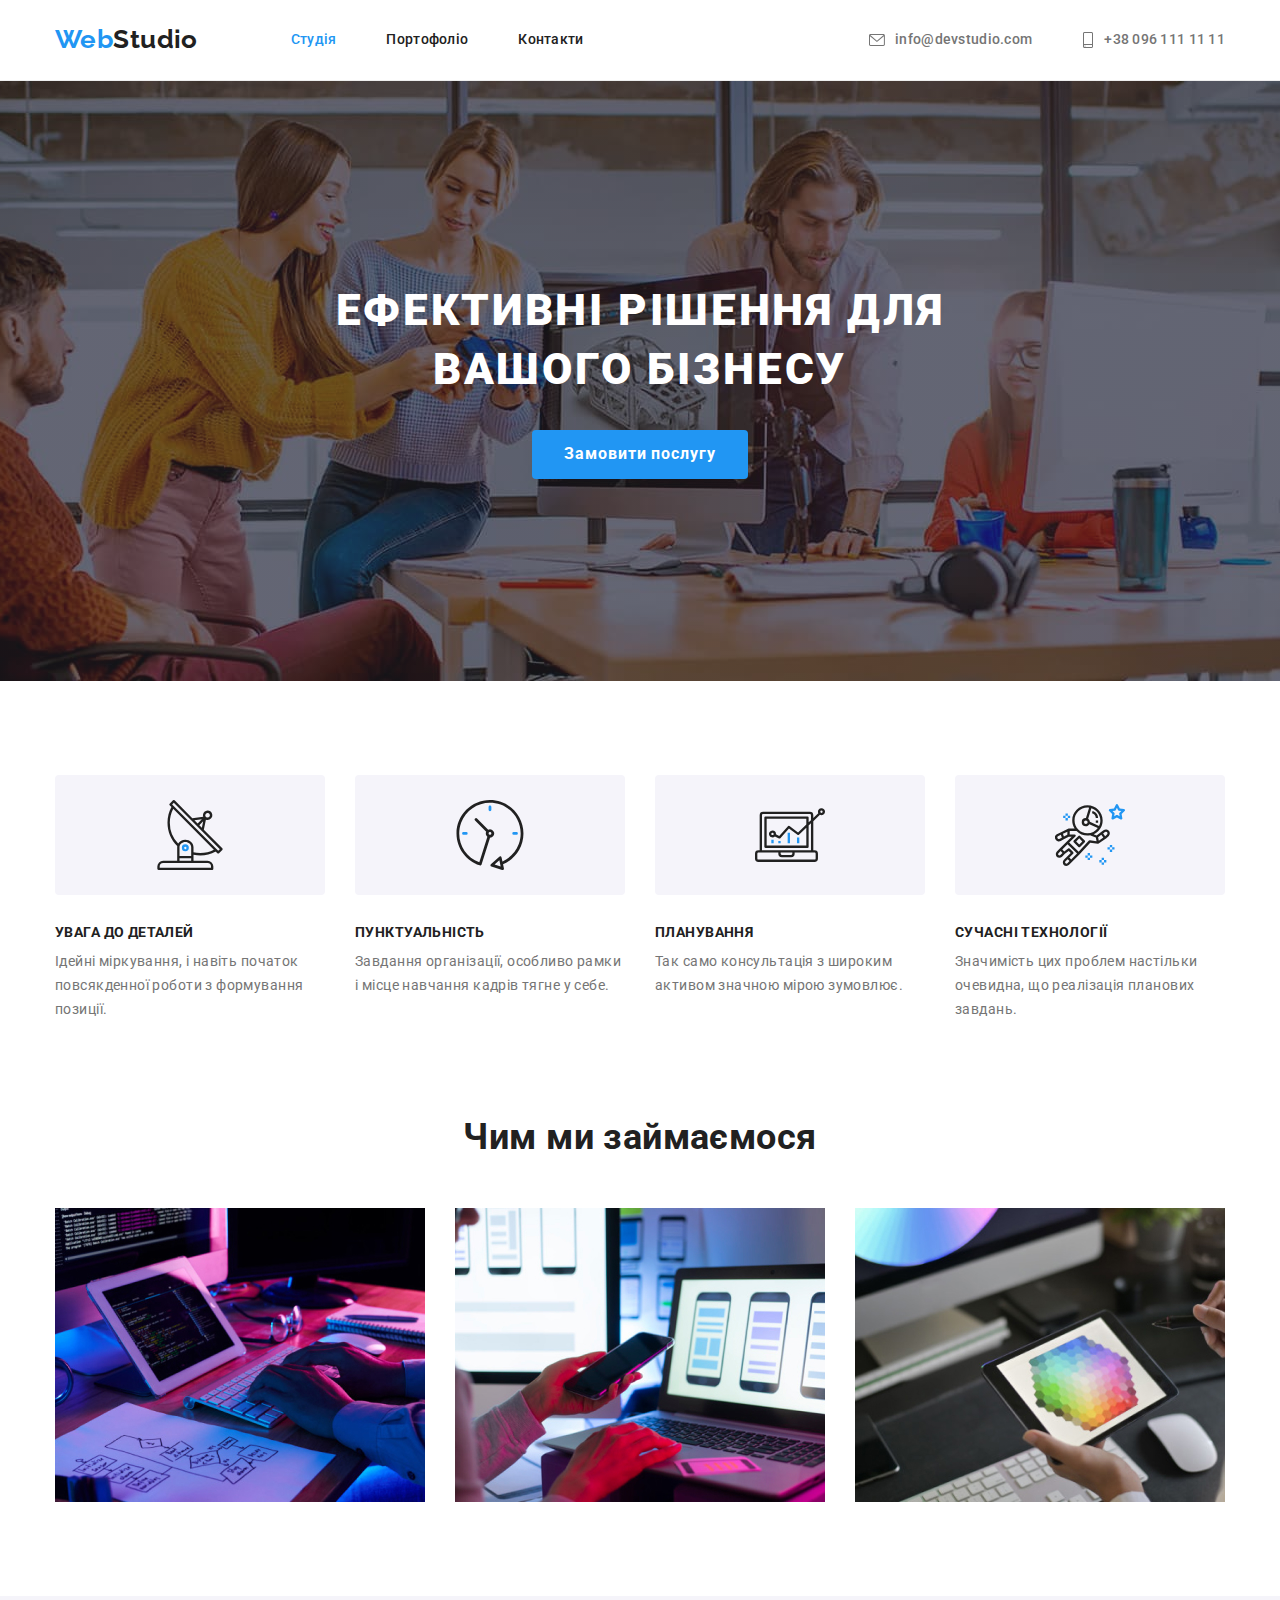
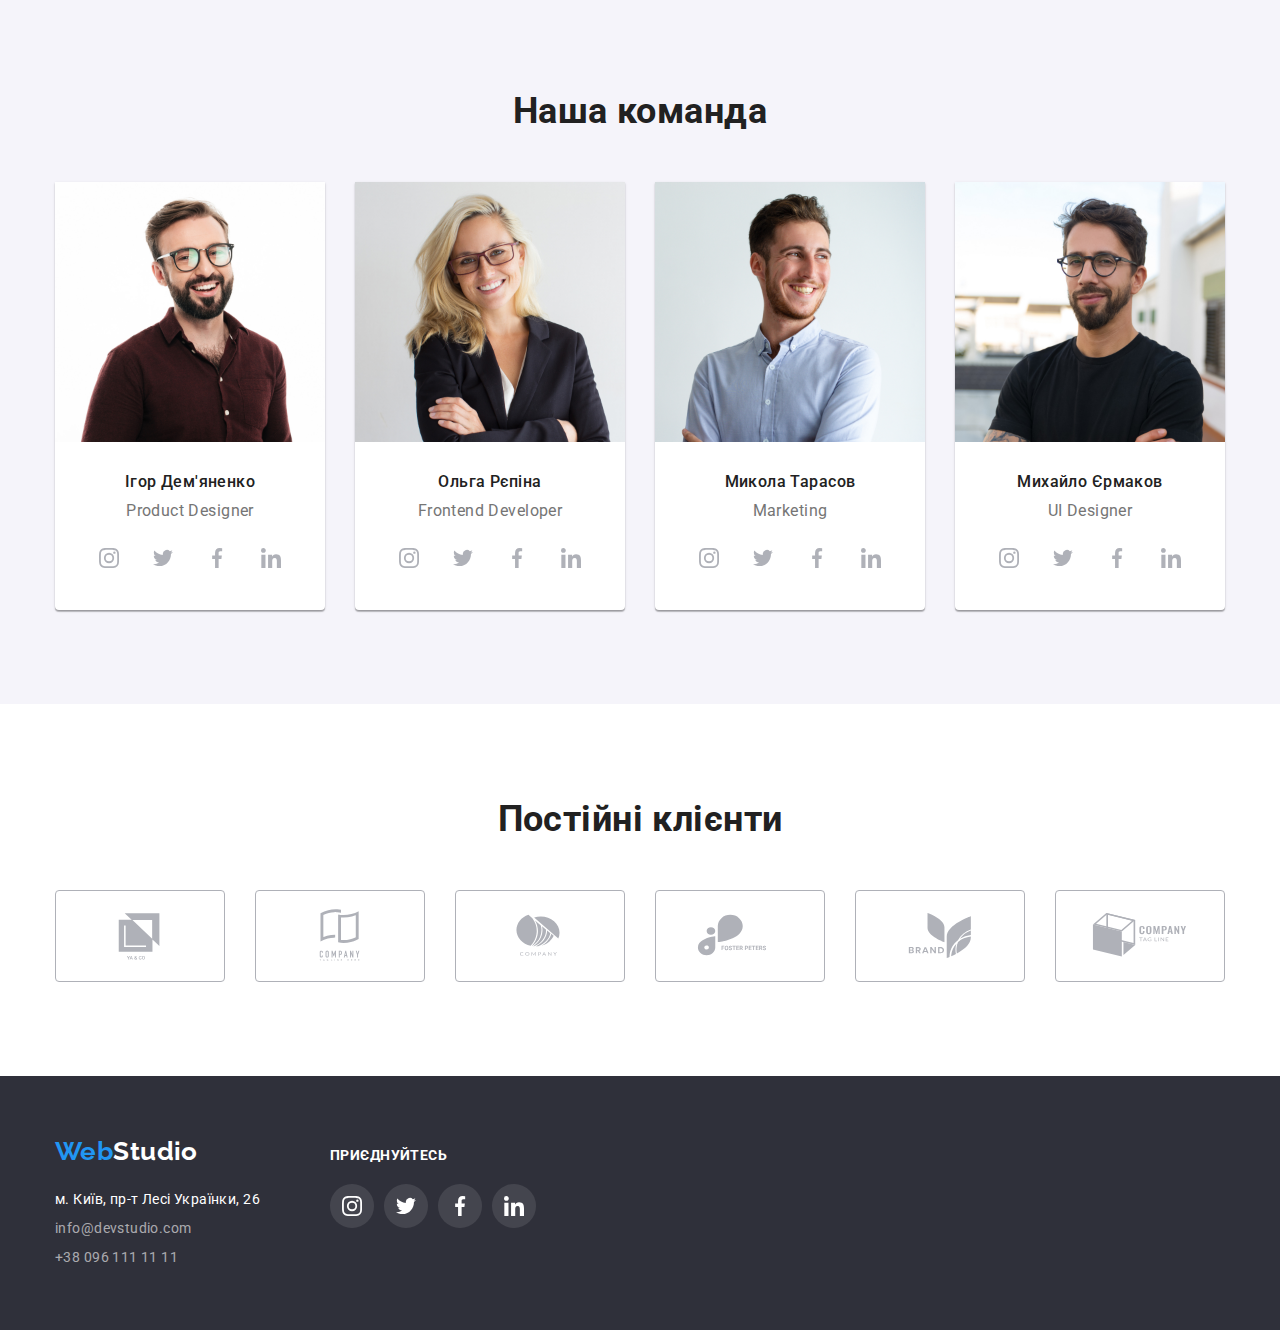
<file: index.html>
<!DOCTYPE html>
<html lang="uk">
  <head>
    <meta charset="UTF-8" />
    <meta http-equiv="X-UA-Compatible" content="IE=edge" />
    <meta name="viewport" content="width=device-width, initial-scale=1.0" />
    <title>WebStudio</title>
    <link rel="preconnect" href="https://fonts.googleapis.com" />
    <link rel="preconnect" href="https://fonts.gstatic.com" crossorigin />
    <link
      href="https://fonts.googleapis.com/css2?family=Raleway:wght@700&family=Roboto:wght@400;500;700;900&display=swap"
      rel="stylesheet"
    />
    <link
      rel="stylesheet"
      href="https://cdnjs.cloudflare.com/ajax/libs/modern-normalize/1.1.0/modern-normalize.min.css"
    />
    <link
      rel="stylesheet"
      href="./css/styles.css
    "
    />
  </head>
  <body>
    <!-- header -->
    <header class="header">
      <div class="container center">
        <nav class="header-nav center">
          <div class="container-logo">
            <a href="./index.html" class="logo"> <span class="one-part">Web</span>Studio </a>
          </div>
          <ul class="nav-list list center">
            <li class="item"><a href="./index.html" class="link current">Студія</a></li>
            <li class="item"><a href="./portfolio.html" class="link">Портофоліо</a></li>
            <li class="item"><a href="" class="link">Контакти</a></li>
          </ul>
        </nav>
        <ul class="contact-list list center">
          <li class="item">
            <a href="mailto:info@devstudio.com" class="contact link"
              ><svg class="mail-icon icon" width="16" height="12">
                <use href="./images/svg-sprite/sprite.svg#icon-envelope"></use>
              </svg>
              info@devstudio.com
            </a>
          </li>
          <li class="item">
            <a href="tel:+380961111111" class="contact link">
              <svg class="phone-icon icon" width="12" height="16">
                <use href="./images/svg-sprite/sprite.svg#icon-smartphone"></use>
              </svg>
              +38 096 111 11 11
            </a>
          </li>
        </ul>
      </div>
    </header>
    <main>
      <!-- hero -->
      <section class="hero section">
        <div class="container">
          <h1 class="hero-title">Ефективні рішення для вашого бізнесу</h1>
          <button type="button" class="hero-btn">Замовити послугу</button>
        </div>
      </section>
      <!-- features -->
      <section class="features section">
        <div class="container">
          <h2 class="hidden-title">Особливості</h2>
          <ul class="features-list list">
            <li class="item">
              <div class="container-icon">
                <svg class="icon" width="70" height="70">
                  <use href="./images/svg-sprite/sprite.svg#icon-antenna"></use>
                </svg>
              </div>
              <h3 class="list-title">УВАГА ДО ДЕТАЛЕЙ</h3>
              <p class="features-descr">
                Ідейні міркування, і навіть початок повсякденної роботи з формування позиції.
              </p>
            </li>
            <li class="item">
              <div class="container-icon">
                <svg class="icon" width="70" height="70">
                  <use href="./images/svg-sprite/sprite.svg#icon-clock"></use>
                </svg>
              </div>
              <h3 class="list-title">ПУНКТУАЛЬНІСТЬ</h3>
              <p class="features-descr">
                Завдання організації, особливо рамки і місце навчання кадрів тягне у себе.
              </p>
            </li>
            <li class="item">
              <div class="container-icon">
                <svg class="icon" width="70" height="70">
                  <use href="./images/svg-sprite/sprite.svg#icon-diagram"></use>
                </svg>
              </div>
              <h3 class="list-title">ПЛАНУВАННЯ</h3>
              <p class="features-descr">
                Так само консультація з широким активом значною мірою зумовлює.
              </p>
            </li>
            <li class="item">
              <div class="container-icon">
                <svg class="icon" width="70" height="70">
                  <use href="./images/svg-sprite/sprite.svg#icon-astronaut"></use>
                </svg>
              </div>
              <h3 class="list-title">СУЧАСНІ ТЕХНОЛОГІЇ</h3>
              <p class="features-descr">
                Значимість цих проблем настільки очевидна, що реалізація планових завдань.
              </p>
            </li>
          </ul>
        </div>
      </section>
      <!-- what we do -->
      <section class="work section">
        <div class="container">
          <h2 class="work-title">Чим ми займаємося</h2>
          <ul class="work-list list">
            <li class="item">
              <img
                class="work-img"
                src="./images/web-studio-img/box.jpg"
                alt="робота в офісі"
                width="370"
                height="294"
              />
            </li>
            <li class="item">
              <img
                class="work-img"
                src="./images/web-studio-img/img.jpg"
                alt="планування"
                width="370"
                height="294"
              />
            </li>
            <li class="item">
              <img
                class="work-img"
                src="./images/web-studio-img/img1.jpg"
                alt="творчий художник веб-дизайну"
                width="370"
                height="294"
              />
            </li>
          </ul>
        </div>
      </section>
      <!-- our team -->
      <section class="team section">
        <div class="container">
          <h2 class="team-title">Наша команда</h2>
          <ul class="team-list list">
            <li class="item">
              <img
                class="team-img"
                src="./images/web-studio-img/photo.jpg"
                alt="фотопортрет"
                width="270"
              />
              <div class="team-box">
                <h3 class="item-title">Ігор Дем'яненко</h3>
                <p class="item-description">Product Designer</p>
                <ul class="list-icon list">
                  <li class="item-icon">
                    <a href="" class="link-icon">
                      <svg class="icon" width="20" height="20">
                        <use href="./images/svg-sprite/sprite.svg#icon-instagram"></use>
                      </svg>
                    </a>
                  </li>
                  <li class="item-icon">
                    <a href="" class="link-icon">
                      <svg class="icon" width="20" height="20">
                        <use href="./images/svg-sprite/sprite.svg#icon-twitter"></use>
                      </svg>
                    </a>
                  </li>
                  <li class="item-icon">
                    <a href="" class="link-icon">
                      <svg class="icon" width="20" height="20">
                        <use href="./images/svg-sprite/sprite.svg#icon-facebook"></use>
                      </svg>
                    </a>
                  </li>
                  <li class="item-icon">
                    <a href="" class="link-icon">
                      <svg class="icon" width="20" height="20">
                        <use href="./images/svg-sprite/sprite.svg#icon-linkedin"></use>
                      </svg>
                    </a>
                  </li>
                </ul>
              </div>
            </li>
            <li class="item">
              <img
                class="team-img"
                src="./images/web-studio-img/photo1.jpg"
                alt="фотопортрет"
                width="270"
              />
              <div class="team-box">
                <h3 class="item-title">Ольга Рєпіна</h3>
                <p class="item-description">Frontend Developer</p>
                <ul class="list-icon list">
                  <li class="item-icon">
                    <a href="" class="link-icon">
                      <svg class="icon" width="20" height="20">
                        <use href="./images/svg-sprite/sprite.svg#icon-instagram"></use>
                      </svg>
                    </a>
                  </li>
                  <li class="item-icon">
                    <a href="" class="link-icon">
                      <svg class="icon" width="20" height="20">
                        <use href="./images/svg-sprite/sprite.svg#icon-twitter"></use>
                      </svg>
                    </a>
                  </li>
                  <li class="item-icon">
                    <a href="" class="link-icon">
                      <svg class="icon" width="20" height="20">
                        <use href="./images/svg-sprite/sprite.svg#icon-facebook"></use>
                      </svg>
                    </a>
                  </li>
                  <li class="item-icon">
                    <a href="" class="link-icon">
                      <svg class="icon" width="20" height="20">
                        <use href="./images/svg-sprite/sprite.svg#icon-linkedin"></use>
                      </svg>
                    </a>
                  </li>
                </ul>
              </div>
            </li>
            <li class="item">
              <img
                class="team-img"
                src="./images/web-studio-img/photo2.jpg"
                alt="фотопортрет"
                width="270"
              />
              <div class="team-box">
                <h3 class="item-title">Микола Тарасов</h3>
                <p class="item-description">Marketing</p>
                <ul class="list-icon list">
                  <li class="item-icon">
                    <a href="" class="link-icon">
                      <svg class="icon" width="20" height="20">
                        <use href="./images/svg-sprite/sprite.svg#icon-instagram"></use>
                      </svg>
                    </a>
                  </li>
                  <li class="item-icon">
                    <a href="" class="link-icon">
                      <svg class="icon" width="20" height="20">
                        <use href="./images/svg-sprite/sprite.svg#icon-twitter"></use>
                      </svg>
                    </a>
                  </li>
                  <li class="item-icon">
                    <a href="" class="link-icon">
                      <svg class="icon" width="20" height="20">
                        <use href="./images/svg-sprite/sprite.svg#icon-facebook"></use>
                      </svg>
                    </a>
                  </li>
                  <li class="item-icon">
                    <a href="" class="link-icon">
                      <svg class="icon" width="20" height="20">
                        <use href="./images/svg-sprite/sprite.svg#icon-linkedin"></use>
                      </svg>
                    </a>
                  </li>
                </ul>
              </div>
            </li>
            <li class="item">
              <img
                class="team-img"
                src="./images/web-studio-img/photo3.jpg"
                alt="фотопортрет"
                width="270"
              />
              <div class="team-box">
                <h3 class="item-title">Михайло Єрмаков</h3>
                <p class="item-description">UI Designer</p>
                <ul class="list-icon list">
                  <li class="item-icon">
                    <a href="" class="link-icon">
                      <svg class="icon" width="20" height="20">
                        <use href="./images/svg-sprite/sprite.svg#icon-instagram"></use>
                      </svg>
                    </a>
                  </li>
                  <li class="item-icon">
                    <a href="" class="link-icon">
                      <svg class="icon" width="20" height="20">
                        <use href="./images/svg-sprite/sprite.svg#icon-twitter"></use>
                      </svg>
                    </a>
                  </li>
                  <li class="item-icon">
                    <a href="" class="link-icon">
                      <svg class="icon" width="20" height="20">
                        <use href="./images/svg-sprite/sprite.svg#icon-facebook"></use>
                      </svg>
                    </a>
                  </li>
                  <li class="item-icon">
                    <a href="" class="link-icon">
                      <svg class="icon" width="20" height="20">
                        <use href="./images/svg-sprite/sprite.svg#icon-linkedin"></use>
                      </svg>
                    </a>
                  </li>
                </ul>
              </div>
            </li>
          </ul>
        </div>
      </section>
      <!-- regular customers -->
      <section class="customers section">
        <div class="container">
          <h2 class="title-customers">Постійні клієнти</h2>
          <ul class="list-customers list">
            <li class="item-customers">
              <a href="" class="link-customers">
                <svg class="icon" width="106" height="60">
                  <use href="./images/svg-sprite/sprite.svg#icon-Logo1"></use>
                </svg>
              </a>
            </li>
            <li class="item-customers">
              <a href="" class="link-customers">
                <svg class="icon" width="106" height="60">
                  <use href="./images/svg-sprite/sprite.svg#icon-Logo2"></use>
                </svg>
              </a>
            </li>
            <li class="item-customers">
              <a href="" class="link-customers">
                <svg class="icon" width="106" height="60">
                  <use href="./images/svg-sprite/sprite.svg#icon-Logo3"></use>
                </svg>
              </a>
            </li>
            <li class="item-customers">
              <a href="" class="link-customers">
                <svg class="icon" width="106" height="60">
                  <use href="./images/svg-sprite/sprite.svg#icon-Logo4"></use>
                </svg>
              </a>
            </li>
            <li class="item-customers">
              <a href="" class="link-customers">
                <svg class="icon" width="106" height="60">
                  <use href="./images/svg-sprite/sprite.svg#icon-Logo5"></use>
                </svg>
              </a>
            </li>
            <li class="item-customers">
              <a href="" class="link-customers">
                <svg class="icon" width="106" height="60">
                  <use href="./images/svg-sprite/sprite.svg#icon-Logo6"></use>
                </svg>
              </a>
            </li>
          </ul>
        </div>
      </section>
    </main>
    <!-- footer -->
    <footer class="footer bgc">
      <div class="container">
        <div>
          <div class="second-container">
            <a href="./index.html" class="logo">
              <span class="one-part font">Web</span><span class="two-part font">Studio</span>
            </a>
          </div>
          <address class="address">
            <ul class="address-list list">
              <li class="item">
                <a
                  href="https://goo.gl/maps/xdkgEgfjseXWJLxQ9"
                  target="_blank"
                  rel="noopener noreferrer"
                  class="address-link link"
                  >м. Київ, пр-т Лесі Українки, 26
                </a>
              </li>
              <li class="item">
                <a href="mailto:info@devstudio.com" class="contact link">info@devstudio.com</a>
              </li>
              <li class="item">
                <a href="tel:+380961111111" class="contact link">+38 096 111 11 11</a>
              </li>
            </ul>
          </address>
        </div>
        <div class="footer-social">
          <p class="title-social">приєднуйтесь</p>
          <ul class="list-social list">
            <li class="item-social">
              <a href="" class="link-social">
                <svg class="icon" width="20" height="20">
                  <use href="./images/svg-sprite/sprite.svg#icon-instagram"></use>
                </svg>
              </a>
            </li>
            <li class="item-social">
              <a href="" class="link-social">
                <svg class="icon" width="20" height="20">
                  <use href="./images/svg-sprite/sprite.svg#icon-twitter"></use>
                </svg>
              </a>
            </li>
            <li class="item-social">
              <a href="" class="link-social">
                <svg class="icon" width="20" height="20">
                  <use href="./images/svg-sprite/sprite.svg#icon-facebook"></use>
                </svg>
              </a>
            </li>
            <li class="item-social">
              <a href="" class="link-social">
                <svg class="icon" width="20" height="20">
                  <use href="./images/svg-sprite/sprite.svg#icon-linkedin"></use>
                </svg>
              </a>
            </li>
          </ul>
        </div>
      </div>
    </footer>
  </body>
</html>
</file>
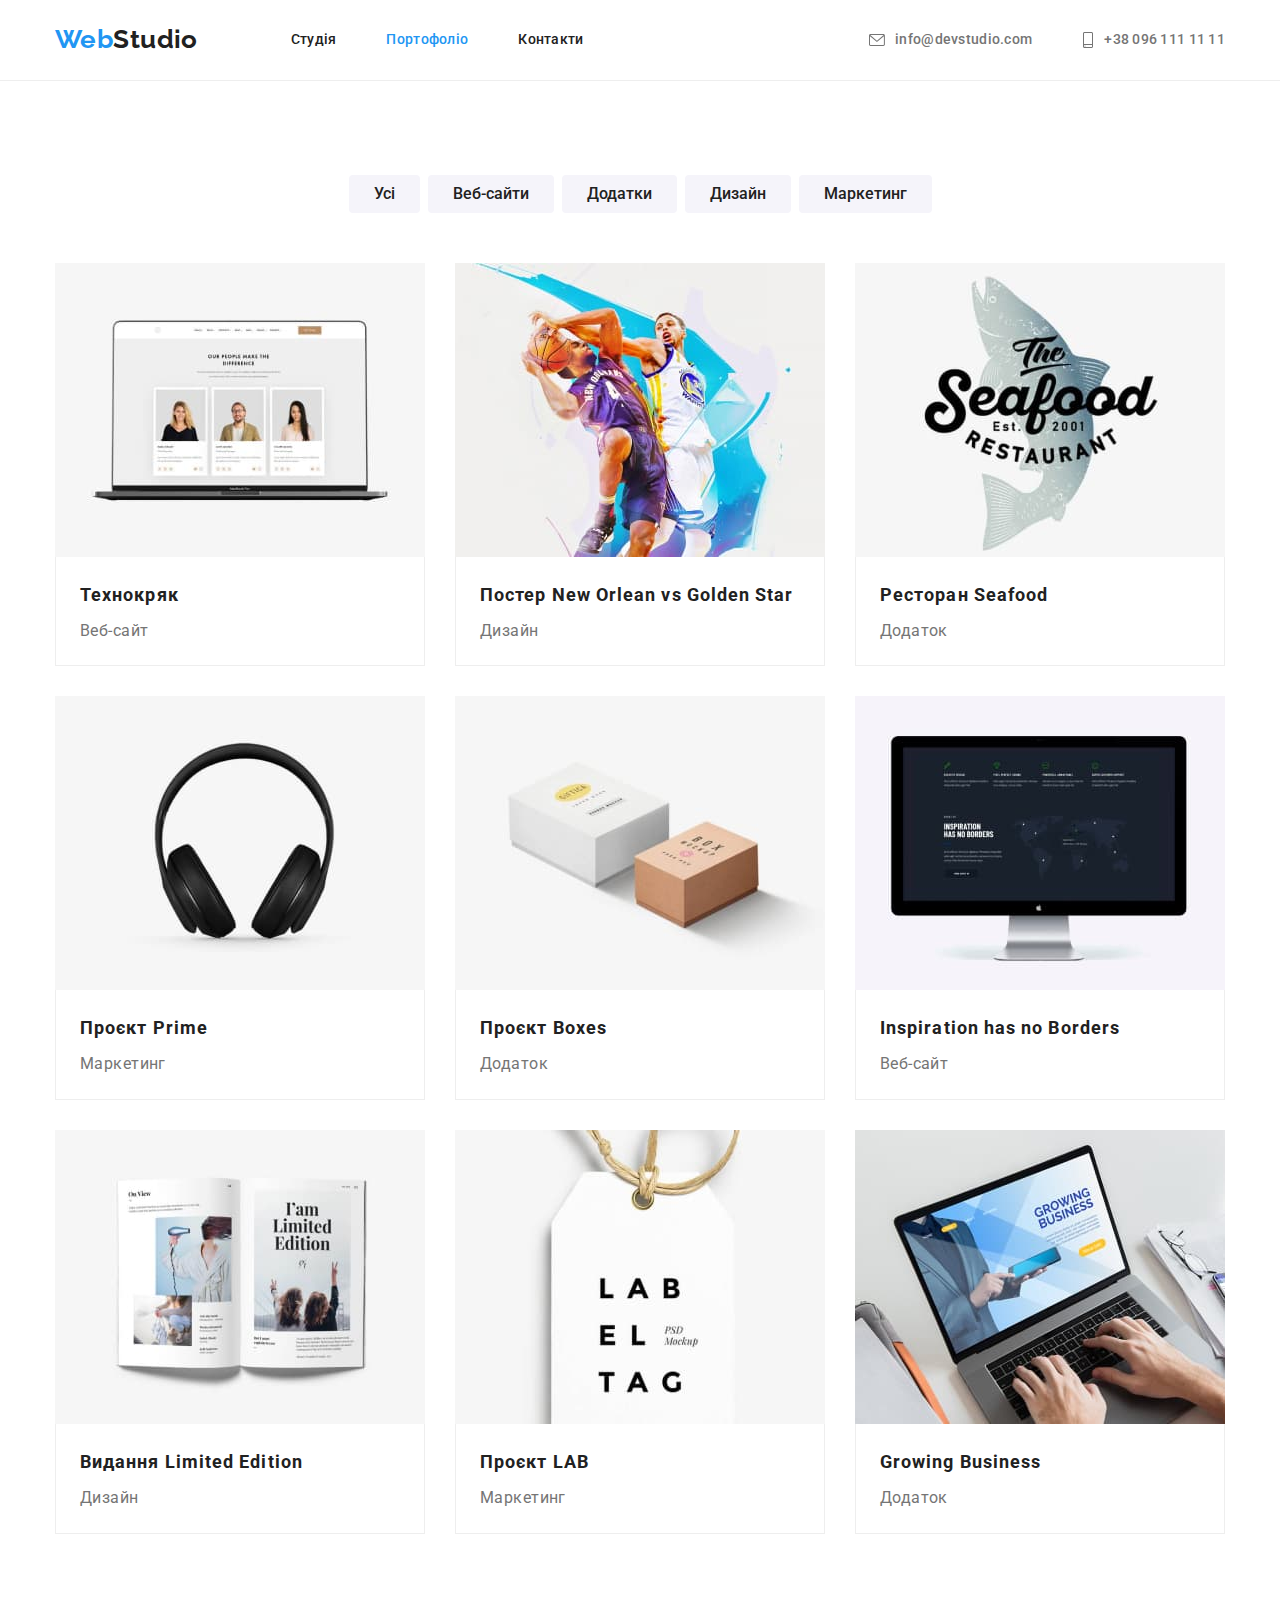
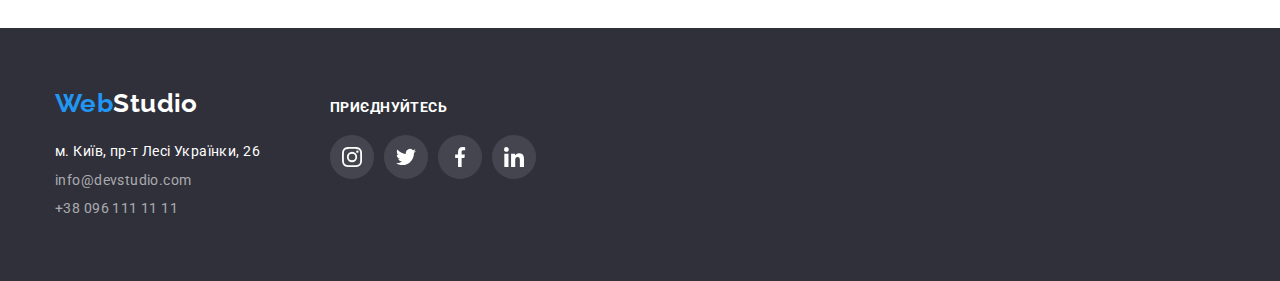
<file: portfolio.html>
<!DOCTYPE html>
<html lang="uk">
  <head>
    <meta charset="UTF-8" />
    <meta http-equiv="X-UA-Compatible" content="IE=edge" />
    <meta name="viewport" content="width=device-width, initial-scale=1.0" />
    <title>Portfolio</title>
    <link rel="preconnect" href="https://fonts.googleapis.com" />
    <link rel="preconnect" href="https://fonts.gstatic.com" crossorigin />
    <link
      href="https://fonts.googleapis.com/css2?family=Raleway:wght@700&family=Roboto:wght@400;500;700;900&display=swap"
      rel="stylesheet"
    />
    <link
      rel="stylesheet"
      href="https://cdnjs.cloudflare.com/ajax/libs/modern-normalize/1.1.0/modern-normalize.min.css"
    />
    <link rel="stylesheet" href="./css/styles.css" />
  </head>
  <body>
    <!-- header -->
    <header class="header">
      <div class="container center">
        <nav class="header-nav center">
          <div class="container-logo">
            <a href="./index.html" class="logo"> <span class="one-part">Web</span>Studio </a>
          </div>
          <ul class="nav-list list center">
            <li class="item"><a href="./index.html" class="link">Студія</a></li>
            <li class="item"><a href="./portfolio.html" class="link current">Портофоліо</a></li>
            <li class="item"><a href="" class="link">Контакти</a></li>
          </ul>
        </nav>
        <ul class="contact-list list center">
          <li class="item">
            <a href="mailto:info@devstudio.com" class="contact link"
              ><svg class="mail-icon icon" width="16" height="12">
                <use href="./images/svg-sprite/sprite.svg#icon-envelope"></use>
              </svg>
              info@devstudio.com
            </a>
          </li>
          <li class="item">
            <a href="tel:+380961111111" class="contact link">
              <svg class="phone-icon icon" width="12" height="16">
                <use href="./images/svg-sprite/sprite.svg#icon-smartphone"></use>
              </svg>
              +38 096 111 11 11
            </a>
          </li>
        </ul>
      </div>
    </header>
    <main>
      <!-- portfolio -->
      <section class="portfolio section">
        <div class="container">
          <h1 class="hidden-title">portfolio</h1>
          <!-- filters -->
          <div class="filrer-container">
            <ul class="filter-list list">
              <li class="item"><button type="button" class="filter-btn">Усі</button></li>
              <li class="item"><button type="button" class="filter-btn">Веб-сайти</button></li>
              <li class="item"><button type="button" class="filter-btn">Додатки</button></li>
              <li class="item"><button type="button" class="filter-btn">Дизайн</button></li>
              <li class="item"><button type="button" class="filter-btn">Маркетинг</button></li>
            </ul>
          </div>
          <!-- project -->
          <ul class="project list">
            <li class="item">
              <a href="" class="project-link">
                <img
                  src="./images/portfoilio-img/img.jpg"
                  class="project-img"
                  alt="лептоп"
                  width="370"
                  height="294"
                />
                <div class="card-container">
                  <h2 class="project-title">Технокряк</h2>
                  <p class="project-rubric">Веб-сайт</p>
                </div>
              </a>
            </li>
            <li class="item">
              <a href="" class="project-link">
                <img
                  src="./images/portfoilio-img/img1.jpg"
                  class="project-img"
                  alt="гравці з баскетболу"
                  width="370"
                  height="294"
                />
                <div class="card-container">
                  <h2 class="project-title">Постер New Orlean vs Golden Star</h2>
                  <p class="project-rubric">Дизайн</p>
                </div>
              </a>
            </li>
            <li class="item">
              <a href="" class="project-link">
                <img
                  src="./images/portfoilio-img/img2.jpg"
                  class="project-img"
                  alt="торгова марка"
                  width="370"
                  height="294"
                />
                <div class="card-container">
                  <h2 class="project-title">Ресторан Seafood</h2>
                  <p class="project-rubric">Додаток</p>
                </div>
              </a>
            </li>
            <li class="item">
              <a href="" class="project-link">
                <img
                  src="./images/portfoilio-img/img3.jpg"
                  class="project-img"
                  alt="навушники"
                  width="370"
                  height="294"
                />
                <div class="card-container">
                  <h2 class="project-title">Проєкт Prime</h2>
                  <p class="project-rubric">Маркетинг</p>
                </div>
              </a>
            </li>
            <li class="item">
              <a href="" class="project-link">
                <img
                  src="./images/portfoilio-img/img4.jpg"
                  class="project-img"
                  alt="дві коробки"
                  width="370"
                  height="294"
                />
                <div class="card-container">
                  <h2 class="project-title">Проєкт Boxes</h2>
                  <p class="project-rubric">Додаток</p>
                </div>
              </a>
            </li>
            <li class="item">
              <a href="" class="project-link">
                <img
                  src="./images/portfoilio-img/img5.jpg"
                  class="project-img"
                  alt="моноблок"
                  width="370"
                  height="294"
                />
                <div class="card-container">
                  <h2 class="project-title">Inspiration has no Borders</h2>
                  <p class="project-rubric">Веб-сайт</p>
                </div>
              </a>
            </li>
            <li class="item">
              <a href="" class="project-link">
                <img
                  src="./images/portfoilio-img/img6.jpg"
                  class="project-img"
                  alt="журнал"
                  width="370"
                  height="294"
                />
                <div class="card-container">
                  <h2 class="project-title">Видання Limited Edition</h2>
                  <p class="project-rubric">Дизайн</p>
                </div>
              </a>
            </li>
            <li class="item">
              <a href="" class="project-link">
                <img
                  src="./images/portfoilio-img/img7.jpg"
                  class="project-img"
                  alt="етикетка"
                  width="370"
                  height="294"
                />
                <div class="card-container">
                  <h2 class="project-title">Проєкт LAB</h2>
                  <p class="project-rubric">Маркетинг</p>
                </div>
              </a>
            </li>
            <li class="item">
              <a href="" class="project-link">
                <img
                  src="./images/portfoilio-img/img8.jpg"
                  class="project-img"
                  alt="праця на лептопі"
                  width="370"
                  height="294"
                />
                <div class="card-container">
                  <h2 class="project-title">Growing Business</h2>
                  <p class="project-rubric">Додаток</p>
                </div>
              </a>
            </li>
          </ul>
        </div>
      </section>
    </main>
    <!-- footer -->
    <footer class="footer bgc">
      <div class="container">
        <div>
          <div class="second-container">
            <a href="./index.html" class="logo">
              <span class="one-part font">Web</span><span class="two-part font">Studio</span>
            </a>
          </div>
          <address class="address">
            <ul class="address-list list">
              <li class="item">
                <a
                  href="https://goo.gl/maps/xdkgEgfjseXWJLxQ9"
                  target="_blank"
                  rel="noopener noreferrer"
                  class="address-link link"
                  >м. Київ, пр-т Лесі Українки, 26
                </a>
              </li>
              <li class="item">
                <a href="mailto:info@devstudio.com" class="contact link">info@devstudio.com</a>
              </li>
              <li class="item">
                <a href="tel:+380961111111" class="contact link">+38 096 111 11 11</a>
              </li>
            </ul>
          </address>
        </div>
        <div class="footer-social">
          <h3 class="title-social">приєднуйтесь</h3>
          <ul class="list-social list">
            <li class="item-social">
              <a href="" class="link-social">
                <svg class="icon" width="20" height="20">
                  <use href="./images/svg-sprite/sprite.svg#icon-instagram"></use>
                </svg>
              </a>
            </li>
            <li class="item-social">
              <a href="" class="link-social">
                <svg class="icon" width="20" height="20">
                  <use href="./images/svg-sprite/sprite.svg#icon-twitter"></use>
                </svg>
              </a>
            </li>
            <li class="item-social">
              <a href="" class="link-social">
                <svg class="icon" width="20" height="20">
                  <use href="./images/svg-sprite/sprite.svg#icon-facebook"></use>
                </svg>
              </a>
            </li>
            <li class="item-social">
              <a href="" class="link-social">
                <svg class="icon" width="20" height="20">
                  <use href="./images/svg-sprite/sprite.svg#icon-linkedin"></use>
                </svg>
              </a>
            </li>
          </ul>
        </div>
      </div>
    </footer>
  </body>
</html>
</file>
<file: css/styles.css>
/* main text color #757575 */
/* second text color  #212121  */
/* main BGC color   #F5F5F5 */
/* hero BGC  #C4C4C4 */
/* footer BGC #2F303A */
/* BGC our team   #F5F4FA */
/* overlay color #2F303A */
/* white   #FFFFFF */
/* accent color   #2196F3 */
/* logo color  #2196F3 #000000 */
/* border color #eeeeee */
/* icon color #afb1b8*/

:root {
  --main-text-color: #757575;
  --second-text-color: #212121;
  --hyper-link-color: #2196f3;
  --accent-focus-color: #2196f3;
  --active-btn: #188ce8;
  --main-bgc-color: #ffffff;
  --second-bgc-color: #f5f5f5;
  --third-bgc-color: #f5f4fa;
  --overlay-color: rgba(47, 48, 58, 0.4);
  --white-color: #ffffff;
  --black-color: #000000;
  --hero-bgc: #c4c4c4;
  --footer-bgc: #2f303a;
  --border-color: #eeeeee;
  --icon-color: #afb1b8;
}

body {
  background-color: var(--main-bgc-color);
  font-family: 'Roboto', sans-serif;
  font-size: 14px;
  line-height: 1.7;
  letter-spacing: 0.03em;
  color: var(--main-text-color);
}

h1,
h2,
h3,
h4,
h5,
h6,
p {
  margin: 0;
}

.container {
  margin: 0 auto;
  padding: 0 15px;
  width: 1200px;
}

.list {
  padding: 0;
  margin: 0;
  list-style: none;
}

/* hidden title -------------------------------------*/

.features .hidden-title,
.portfolio .hidden-title {
  position: absolute;
  width: 1px;
  height: 1px;
  margin: -1px;
  border: 0;
  padding: 0;
  white-space: nowrap;
  clip-path: inset(100%);
  clip: rect(0 0 0 0);
  overflow: hidden;
}

/* logo header and footer ---------------------------*/

.logo {
  font-family: 'Raleway', sans-serif;
  font-weight: 700;
  font-size: 26px;
  line-height: 1.17;

  text-decoration: none;

  color: var(--second-text-color);
}

.logo .one-part,
.logo .one-part {
  color: var(--hyper-link-color);
}

.footer .two-part {
  color: var(--white-color);
}

/* header -----------------------------------------*/

.center {
  display: flex;
  align-items: center;
}

.container-logo {
  margin-right: 93px;
}

.nav-list .item + .item {
  margin-left: 50px;
}

.contact-list.center {
  margin-left: auto;
}

.contact-list .item + .item {
  margin-left: 50px;
}

.header .link {
  display: block;
  padding: 32px 0;

  font-weight: 500;
  font-size: 14px;
  line-height: 1.1;

  letter-spacing: 0.02em;
  text-decoration: none;

  color: var(--second-text-color);
}

.item .mail-icon,
.item .phone-icon {
  margin-right: 10px;
}

.contact.link {
  display: flex;
  align-items: center;
}

.header {
  border-bottom: 1px solid var(--border-color);
}

.contact-list .contact {
  color: var(--main-text-color);
}

.nav-list .current {
  color: var(--accent-focus-color);
}

.contact .icon {
  fill: var(--main-text-color);
}

.header .link:hover .icon,
.header .link:focus .icon {
  fill: var(--accent-focus-color);
}

.header .link:hover,
.header .link:focus {
  color: var(--accent-focus-color);
}

.header .link:active .icon {
  color: var(--accent-focus-color);
}

.header .link:active {
  color: var(--accent-focus-color);
}

/* hero ---------------------------------------*/
.hero {
  max-width: 1600px;
  min-height: 600px;
  margin: 0 auto;
  padding: 200px 0;

  text-align: center;

  background-color: var(--hero-bgc);
  background-image: linear-gradient(var(--overlay-color), var(--overlay-color)),
    url(../images/background-img/Img.jpg);
  background-repeat: no-repeat;
  background-position: center;
  background-size: cover;
}

.hero .hero-title {
  margin: 0 auto 30px;
  width: 696px;

  font-weight: 900;
  font-size: 44px;
  line-height: 1.35;
  letter-spacing: 0.06em;

  text-transform: uppercase;

  color: var(--white-color);
}

.hero .hero-btn {
  padding: 10px 32px;
  border-radius: 4px;
  border: none;

  font-family: inherit;
  font-weight: 700;
  font-size: 16px;
  line-height: 1.8;

  letter-spacing: 0.06em;
  cursor: pointer;

  color: var(--white-color);
  background-color: var(--hyper-link-color);
}

.hero .hero-btn:hover,
.hero .hero-btn:focus {
  background-color: var(--active-btn);
}

.hero .hero-btn:active {
  background-color: var(--active-btn);
}

/* features ---------------------------------------*/

.features-list {
  display: flex;
}

.features.section {
  padding: 94px 0;
}

.features .item {
  width: calc((100% - 30px) / 4);
}

.features .item + .item {
  margin-left: 30px;
}

.features .list-title {
  margin-bottom: 10px;

  font-weight: 700;
  font-size: 14px;
  line-height: 1.1;

  color: var(--second-text-color);
}

.container-icon {
  display: flex;
  justify-content: center;
  align-items: center;
  width: 270px;
  height: 120px;
  margin-bottom: 30px;
  background-color: var(--third-bgc-color);
  border-radius: 4px;
}

/* work and our team title -------------------------*/

.work-list,
.team-list {
  display: flex;
  gap: 30px;
}

.work .work-img,
.team .team-img,
.project-img {
  display: block;
}

.work.section {
  padding-bottom: 94px;
}

.work .work-title,
.team .team-title,
.title-customers {
  margin-bottom: 50px;

  font-weight: 700;
  font-size: 36px;
  line-height: 1.17;

  text-align: center;

  color: var(--second-text-color);
}

/* our team ---------------------------------------*/

.team-list {
  display: flex;
}

.team.section {
  padding: 94px 0;
}

.team.section {
  background-color: var(--third-bgc-color);
}

.team-list .item {
  width: 270px;

  box-shadow: 0px 1px 3px rgb(0 0 0 / 12%), 0px 1px 1px rgb(0 0 0 / 14%),
    0px 2px 1px rgb(0 0 0 / 20%);
  border-radius: 0px 0px 4px 4px;

  background-color: var(--main-bgc-color);
}

.team .team-box {
  padding-bottom: 30px;
  padding-top: 30px;
}

.team .item-title {
  margin-bottom: 10px;

  font-weight: 500;
  font-size: 16px;
  line-height: 1.2;

  text-align: center;

  color: var(--second-text-color);
}

.team .item-description {
  margin-bottom: 16px;

  font-size: 16px;
  line-height: 1.2;

  text-align: center;
}

.team .list-icon,
.list-social {
  display: flex;
  justify-content: center;
  gap: 10px;
}

.link-icon,
.link-social {
  display: flex;
  width: 44px;
  height: 44px;

  justify-content: center;
  align-items: center;
  border-radius: 50%;
}

.team .item-icon:last-child,
.footer .item-social:last-child {
  margin-right: 0;
}

.team .icon {
  display: flex;
  fill: var(--icon-color);
}

.team .link-icon:hover .icon,
.team .link-icon:focus .icon {
  fill: var(--main-bgc-color);
}

.team .link-icon:hover,
.team .link-icon:focus {
  background-color: var(--accent-focus-color);
}

.team .link-icon:active .icon {
  fill: var(--main-bgc-color);
}

.team .link-icon:active {
  background-color: var(--accent-focus-color);
}

/* regular customers  */

.customers.section {
  padding: 94px 0;
}

.list-customers {
  display: flex;
  justify-content: center;
  align-items: center;
  gap: 30px;
}

.customers .link-customers {
  display: flex;
  justify-content: center;
  align-items: center;

  width: 170px;
  height: 92px;

  border: 1px solid var(--icon-color);
  border-radius: 4px;
  cursor: pointer;
}

.customers .icon {
  fill: var(--icon-color);
}

.link-customers:hover .icon,
.link-customers:focus .icon {
  fill: var(--accent-focus-color);
}

.link-customers:hover,
.link-customers:focus {
  border: 1px solid var(--accent-focus-color);
}

.link-customers:active .icon {
  fill: var(--accent-focus-color);
}

.link-customers:active {
  border: 1px solid var(--accent-focus-color);
}

/* footer --------------------------------------------*/

.footer {
  padding: 60px 0;
}

.footer .container {
  display: flex;
  align-items: baseline;
}

.footer.bgc {
  background-color: var(--footer-bgc);
}

.second-container {
  margin-bottom: 20px;
}

.footer .item:not(:last-child) {
  margin-bottom: 5px;
}

.footer .link {
  color: rgba(255, 255, 255, 0.6);
  font-style: normal;
  text-decoration: none;
}

.footer .address-link {
  color: var(--white-color);
}

.footer .link:hover,
.footer .link:focus {
  color: var(--accent-focus-color);
}

/* footer social */

.footer-social {
  margin-left: 70px;
}

.footer .title-social {
  margin-bottom: 20px;

  font-weight: 700;
  font-size: 14px;
  line-height: 1.17;
  text-transform: uppercase;

  color: var(--white-color);
}

.footer .list-social {
  display: flex;
}

.footer .icon {
  display: flex;
  fill: var(--white-color);
}

.footer .link-social {
  display: flex;
  background: linear-gradient(rgba(255, 255, 255, 0.1), rgba(255, 255, 255, 0.1));
  cursor: pointer;
}

.footer .link-social:hover,
.footer .link-social:focus {
  background-color: var(--accent-focus-color);
}

.footer .link-social:active {
  background-color: var(--accent-focus-color);
}

/* PORTFOLIO OF THE NEXT SITE -/-/-/-/-/-/-/-/-/-/-/-/-/-/-*/

.portfolio.section {
  padding: 94px 0;
}

/* filters -------------------------------*/

.filter-list,
.project {
  display: flex;
}

.filrer-container {
  margin-bottom: 50px;
}

.filter-list {
  justify-content: center;
}
.filter-list .item + .item {
  margin-left: 8px;
}

.filter-list .filter-btn {
  padding: 6px 25px;

  font-family: inherit;
  font-weight: 500;
  font-size: 16px;
  line-height: 1.6;

  cursor: pointer;
  border-radius: 4px;
  border: none;

  color: var(--second-text-color);
  background-color: var(--third-bgc-color);
}

.filter-list .filter-btn:hover,
.filter-list .filter-btn:focus {
  color: var(--white-color);
  background-color: var(--accent-focus-color);
  box-shadow: 0px 3px 1px rgba(0, 0, 0, 0.1), 0px 1px 2px rgba(0, 0, 0, 0.08),
    0px 2px 2px rgba(0, 0, 0, 0.12);
}

.filter-list .filter-btn:active {
  background-color: var(--accent-focus-color);
}

/* project */

.portfolio .project {
  flex-wrap: wrap;
}

.project > .item {
  width: calc((100% - 60px) / 3);
  margin-right: 30px;
  margin-bottom: 30px;
}
.project > .item:nth-child(3n) {
  margin-right: 0;
}

.project > .item:nth-last-child(-n + 3) {
  margin-bottom: 0;
}

.card-container {
  padding: 20px 24px;
  border-right: 1px solid var(--border-color);
  border-bottom: 1px solid var(--border-color);
  border-left: 1px solid var(--border-color);
}

.project-link {
  display: block;
  text-decoration: none;
}

.project .project-title {
  margin-bottom: 4px;

  font-weight: 700;
  font-size: 18px;
  line-height: 2;

  letter-spacing: 0.06em;

  color: var(--second-text-color);
}

.project .project-rubric {
  font-size: 16px;
  line-height: 1.8;
  color: var(--main-text-color);
}

.project .project-link:hover,
.project .project-link:focus {
  box-shadow: 0px 1px 1px rgba(0, 0, 0, 0.12), 0px 4px 4px rgba(0, 0, 0, 0.06),
    1px 4px 6px rgba(0, 0, 0, 0.16);
}
</file>
